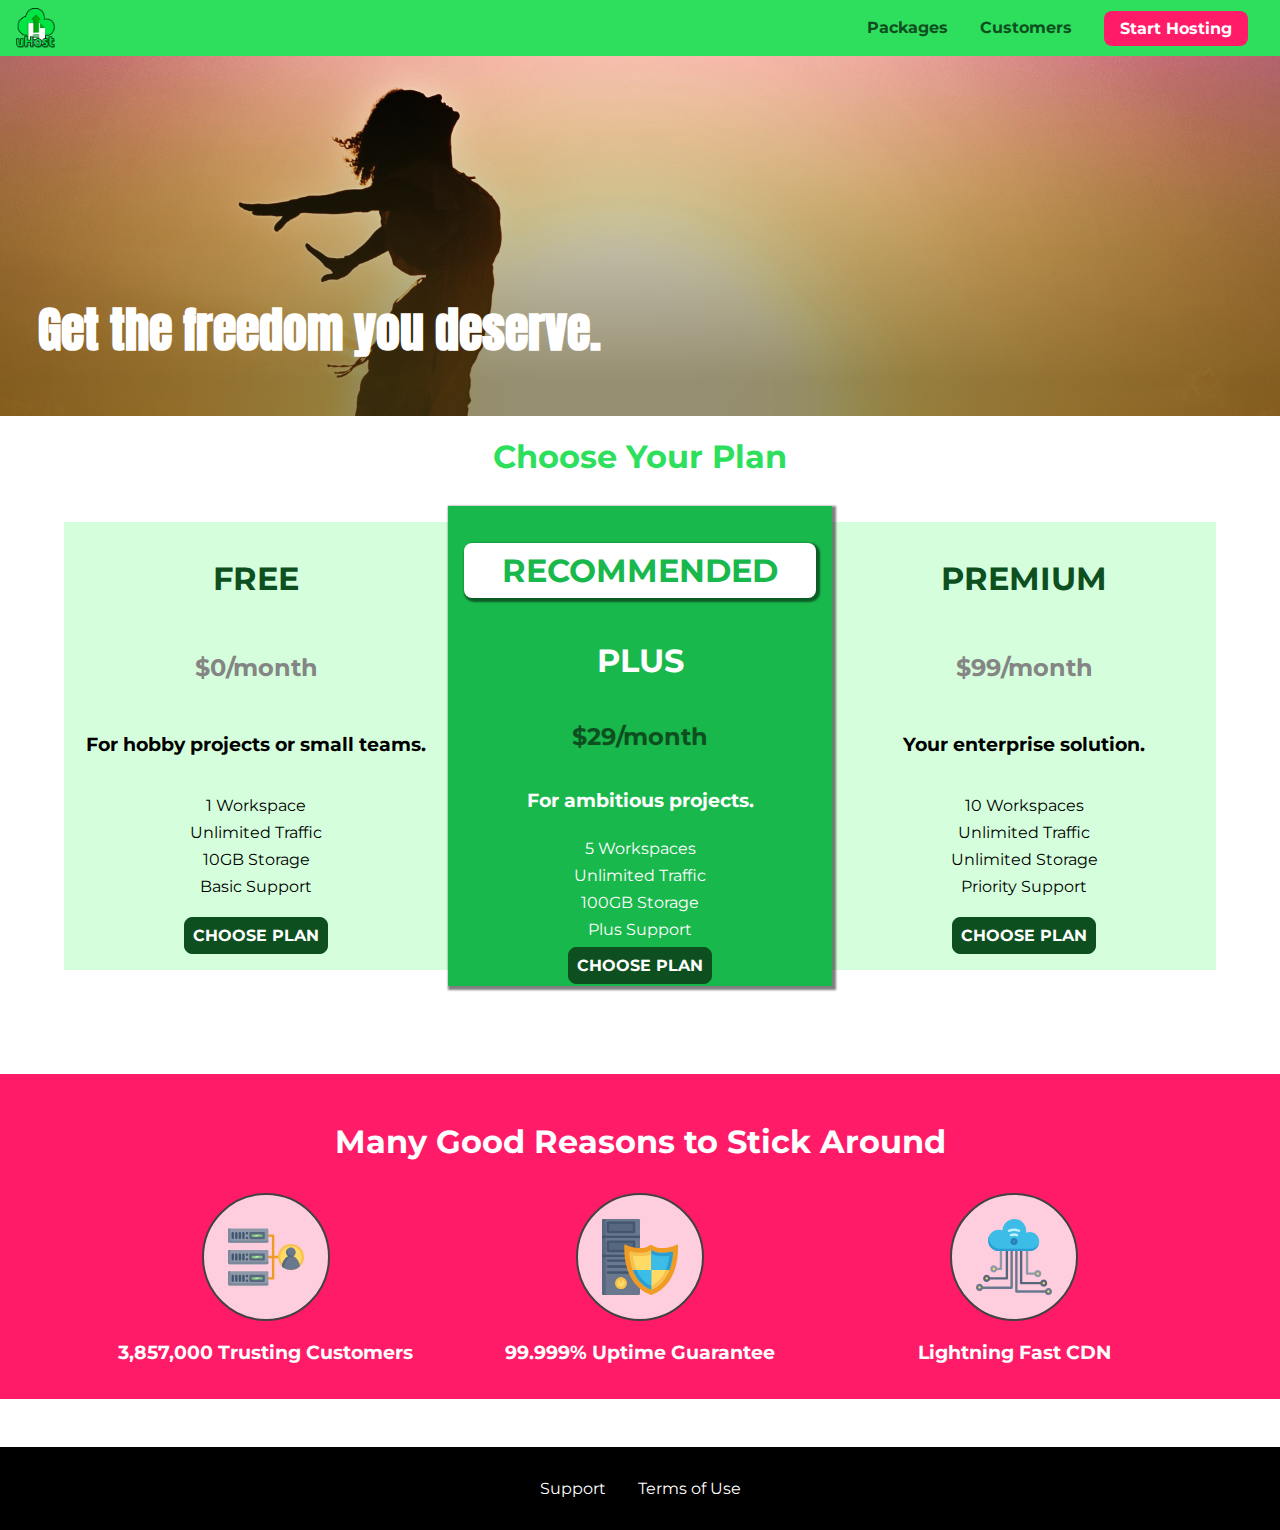
<file: index.html>
<!DOCTYPE html>
<html lang="en">

<head>
    <meta charset="UTF-8">
    <meta http-equiv="X-UA-Compatible" content="ie=edge">
    <meta name="viewport" content="width=device-width, initial-scale=1.0">
    <title>uHost</title>
    <link rel="shortcut icon" href="favicon.png">
    <link rel="stylesheet" href="shared.css">
    <link rel="stylesheet" href="main.css">
</head>

<body>
    <div class="backdrop"></div>
    <div class="modal">
        <h1 class="modal__title">Do you want to continue?</h1>
        <div class="modal__actions">
            <a href="start-hosting/index.html" class="modal__action">Yes!</a>
            <button class="modal__action modal__action--negative" type="button">No!</button>
        </div>
    </div>
    <header class="main-header">
        <div>
            <button class="toggle-button">
                <span class="toggle-button__bar"></span>
                <span class="toggle-button__bar"></span>
                <span class="toggle-button__bar"></span>
            </button>
            <a href="index.html" class="main-header__brand">
                <img src="images/uhost-icon.png" alt="uHost - Your favorite hosting company">
            </a>
        </div>
        <nav class="main-nav">
            <ul class="main-nav__items">
                <li class="main-nav__item">
                    <a href="packages/index.html">Packages</a>
                </li>
                <li class="main-nav__item">
                    <a href="customers/index.html">Customers</a>
                </li>
                <li class="main-nav__item main-nav__item--cta">
                    <a href="start-hosting/index.html">Start Hosting</a>
                </li>
            </ul>
        </nav>
    </header>
    <nav class="mobile-nav">
        <ul class="mobile-nav__items">
            <li class="mobile-nav__item">
                <a href="packages/index.html">Packages</a>
            </li>
            <li class="mobile-nav__item">
                <a href="customers/index.html">Customers</a>
            </li>
            <li class="mobile-nav__item mobile-nav__item--cta">
                <a href="start-hosting/index.html">Start Hosting</a>
            </li>
        </ul>
    </nav>
    <main>
        <section id="product-overview">
            <h1>Get the freedom you deserve.</h1>
        </section>
        <section id="plans">
            <h1 class="section-title">Choose Your Plan</h1>
            <div class="plan__list">
                <article class="plan">
                    <h1 class="plan__title">FREE</h1>
                    <h2 class="plan__price">$0/month</h2>
                    <h3>For hobby projects or small teams.</h3>
                    <ul class="plan__features">
                        <li class="plan__feature">1 Workspace</li>
                        <li class="plan__feature">Unlimited Traffic</li>
                        <li class="plan__feature">10GB Storage</li>
                        <li class="plan__feature">Basic Support</li>
                    </ul>
                    <div>
                        <button class="button">CHOOSE PLAN</button>
                    </div>
                </article>
                <article class="plan plan--highlighted">
                    <h1 class="plan__annotation">RECOMMENDED</h1>
                    <h1 class="plan__title">PLUS</h1>
                    <h2 class="plan__price">$29/month</h2>
                    <h3>For ambitious projects.</h3>
                    <ul class="plan__features">
                        <li class="plan__feature">5 Workspaces</li>
                        <li class="plan__feature">Unlimited Traffic</li>
                        <li class="plan__feature">100GB Storage</li>
                        <li class="plan__feature">Plus Support</li>
                    </ul>
                    <div>
                        <button class="button">CHOOSE PLAN</button>
                    </div>
                </article>
                <article class="plan">
                    <h1 class="plan__title">PREMIUM</h1>
                    <h2 class="plan__price">$99/month</h2>
                    <h3>Your enterprise solution.</h3>
                    <ul class="plan__features">
                        <li class="plan__feature">10 Workspaces</li>
                        <li class="plan__feature">Unlimited Traffic</li>
                        <li class="plan__feature">Unlimited Storage</li>
                        <li class="plan__feature">Priority Support</li>
                    </ul>
                    <div>
                        <button class="button">CHOOSE PLAN</button>
                    </div>
                </article>
            </div>
        </section>
        <section id="key-features">
            <h1 class="section-title">Many Good Reasons to Stick Around</h1>
            <ul class="key-feature__list">
                <li class="key-feature">
                    <div class="key-feature__image">
                        <svg viewBox="0 0 512 512">
                            <path style="fill:#F09B24;" d="M344,248h-32V112c0-4.418-3.582-8-8-8h-40c-4.418,0-8,3.582-8,8s3.582,8,8,8h32v128h-32  c-4.418,0-8,3.582-8,8s3.582,8,8,8h32v128h-32c-4.418,0-8,3.582-8,8s3.582,8,8,8h40c4.418,0,8-3.582,8-8V264h32c4.418,0,8-3.582,8-8  S348.418,248,344,248z"
                            />
                            <path style="fill:#8E9AA9;" d="M264,64H8c-4.418,0-8,3.582-8,8v80c0,4.418,3.582,8,8,8h256c4.418,0,8-3.582,8-8V72  C272,67.582,268.418,64,264,64z"
                            />
                            <path style="fill:#7C899B;" d="M24,144c-4.418,0-8-3.582-8-8V64H8c-4.418,0-8,3.582-8,8v80c0,4.418,3.582,8,8,8h256  c4.418,0,8-3.582,8-8v-8H24z"
                            />
                            <rect x="152" y="96" style="fill:#B8E3A8;" width="88" height="32" />
                            <g>
                                <polygon style="fill:#7EC97D;" points="152,96 152,128 166,128 198,96  " />
                                <polygon style="fill:#7EC97D;" points="220,96 188,128 240,128 240,96  " />
                            </g>
                            <path style="fill:#56677E;" d="M240,136h-88c-4.418,0-8-3.582-8-8V96c0-4.418,3.582-8,8-8h88c4.418,0,8,3.582,8,8v32  C248,132.418,244.418,136,240,136z M160,120h72v-16h-72V120z"
                            />
                            <g>
                                <path style="fill:#435670;" d="M32,136c-4.418,0-8-3.582-8-8V96c0-4.418,3.582-8,8-8s8,3.582,8,8v32C40,132.418,36.418,136,32,136z   "
                                />
                                <path style="fill:#435670;" d="M56,136c-4.418,0-8-3.582-8-8V96c0-4.418,3.582-8,8-8s8,3.582,8,8v32C64,132.418,60.418,136,56,136z   "
                                />
                                <path style="fill:#435670;" d="M80,136c-4.418,0-8-3.582-8-8V96c0-4.418,3.582-8,8-8s8,3.582,8,8v32C88,132.418,84.418,136,80,136z   "
                                />
                                <path style="fill:#435670;" d="M104,136c-4.418,0-8-3.582-8-8V96c0-4.418,3.582-8,8-8s8,3.582,8,8v32   C112,132.418,108.418,136,104,136z"
                                />
                                <path style="fill:#435670;" d="M128,105c-4.418,0-8-3.582-8-8v-1c0-4.418,3.582-8,8-8s8,3.582,8,8v1   C136,101.418,132.418,105,128,105z"
                                />
                                <path style="fill:#435670;" d="M128,136c-4.418,0-8-3.582-8-8v-1c0-4.418,3.582-8,8-8s8,3.582,8,8v1   C136,132.418,132.418,136,128,136z"
                                />
                            </g>
                            <path style="fill:#8E9AA9;" d="M264,208H8c-4.418,0-8,3.582-8,8v80c0,4.418,3.582,8,8,8h256c4.418,0,8-3.582,8-8v-80  C272,211.582,268.418,208,264,208z"
                            />
                            <path style="fill:#7C899B;" d="M24,288c-4.418,0-8-3.582-8-8v-72H8c-4.418,0-8,3.582-8,8v80c0,4.418,3.582,8,8,8h256  c4.418,0,8-3.582,8-8v-8H24z"
                            />
                            <rect x="152" y="240" style="fill:#B8E3A8;" width="88" height="32" />
                            <g>
                                <polygon style="fill:#7EC97D;" points="152,240 152,272 166,272 198,240  " />
                                <polygon style="fill:#7EC97D;" points="220,240 188,272 240,272 240,240  " />
                            </g>
                            <path style="fill:#56677E;" d="M240,280h-88c-4.418,0-8-3.582-8-8v-32c0-4.418,3.582-8,8-8h88c4.418,0,8,3.582,8,8v32  C248,276.418,244.418,280,240,280z M160,264h72v-16h-72V264z"
                            />
                            <g>
                                <path style="fill:#435670;" d="M32,280c-4.418,0-8-3.582-8-8v-32c0-4.418,3.582-8,8-8s8,3.582,8,8v32C40,276.418,36.418,280,32,280   z"
                                />
                                <path style="fill:#435670;" d="M56,280c-4.418,0-8-3.582-8-8v-32c0-4.418,3.582-8,8-8s8,3.582,8,8v32C64,276.418,60.418,280,56,280   z"
                                />
                                <path style="fill:#435670;" d="M80,280c-4.418,0-8-3.582-8-8v-32c0-4.418,3.582-8,8-8s8,3.582,8,8v32C88,276.418,84.418,280,80,280   z"
                                />
                                <path style="fill:#435670;" d="M104,280c-4.418,0-8-3.582-8-8v-32c0-4.418,3.582-8,8-8s8,3.582,8,8v32   C112,276.418,108.418,280,104,280z"
                                />
                                <path style="fill:#435670;" d="M128,249c-4.418,0-8-3.582-8-8v-1c0-4.418,3.582-8,8-8s8,3.582,8,8v1   C136,245.418,132.418,249,128,249z"
                                />
                                <path style="fill:#435670;" d="M128,280c-4.418,0-8-3.582-8-8v-1c0-4.418,3.582-8,8-8s8,3.582,8,8v1   C136,276.418,132.418,280,128,280z"
                                />
                            </g>
                            <path style="fill:#8E9AA9;" d="M264,352H8c-4.418,0-8,3.582-8,8v80c0,4.418,3.582,8,8,8h256c4.418,0,8-3.582,8-8v-80  C272,355.582,268.418,352,264,352z"
                            />
                            <path style="fill:#7C899B;" d="M24,432c-4.418,0-8-3.582-8-8v-72H8c-4.418,0-8,3.582-8,8v80c0,4.418,3.582,8,8,8h256  c4.418,0,8-3.582,8-8v-8H24z"
                            />
                            <rect x="152" y="384" style="fill:#B8E3A8;" width="88" height="32" />
                            <g>
                                <polygon style="fill:#7EC97D;" points="152,384 152,416 166,416 198,384  " />
                                <polygon style="fill:#7EC97D;" points="220,384 188,416 240,416 240,384  " />
                            </g>
                            <path style="fill:#56677E;" d="M240,424h-88c-4.418,0-8-3.582-8-8v-32c0-4.418,3.582-8,8-8h88c4.418,0,8,3.582,8,8v32  C248,420.418,244.418,424,240,424z M160,408h72v-16h-72V408z"
                            />
                            <g>
                                <path style="fill:#435670;" d="M32,424c-4.418,0-8-3.582-8-8v-32c0-4.418,3.582-8,8-8s8,3.582,8,8v32C40,420.418,36.418,424,32,424   z"
                                />
                                <path style="fill:#435670;" d="M56,424c-4.418,0-8-3.582-8-8v-32c0-4.418,3.582-8,8-8s8,3.582,8,8v32C64,420.418,60.418,424,56,424   z"
                                />
                                <path style="fill:#435670;" d="M80,424c-4.418,0-8-3.582-8-8v-32c0-4.418,3.582-8,8-8s8,3.582,8,8v32C88,420.418,84.418,424,80,424   z"
                                />
                                <path style="fill:#435670;" d="M104,424c-4.418,0-8-3.582-8-8v-32c0-4.418,3.582-8,8-8s8,3.582,8,8v32   C112,420.418,108.418,424,104,424z"
                                />
                                <path style="fill:#435670;" d="M128,393c-4.418,0-8-3.582-8-8v-1c0-4.418,3.582-8,8-8s8,3.582,8,8v1   C136,389.418,132.418,393,128,393z"
                                />
                                <path style="fill:#435670;" d="M128,424c-4.418,0-8-3.582-8-8v-1c0-4.418,3.582-8,8-8s8,3.582,8,8v1   C136,420.418,132.418,424,128,424z"
                                />
                            </g>
                            <path style="fill:#F7C14D;" d="M424,168c-48.523,0-88,39.477-88,88s39.477,88,88,88s88-39.477,88-88S472.523,168,424,168z" />
                            <path style="fill:#FFDB66;" d="M424,184c-39.701,0-72,32.299-72,72s32.299,72,72,72s72-32.299,72-72S463.701,184,424,184z" />
                            <path style="fill:#69788D;" d="M484.893,314.16C476.393,274.588,451.922,248,424,248s-52.393,26.588-60.893,66.16  c-0.605,2.82,0.354,5.749,2.511,7.664C381.731,336.124,402.465,344,424,344s42.269-7.876,58.381-22.176  C484.539,319.909,485.498,316.98,484.893,314.16z"
                            />
                            <path style="fill:#56677E;" d="M434.053,249.171C430.768,248.403,427.411,248,424,248c-27.922,0-52.393,26.588-60.893,66.16  c-0.605,2.82,0.354,5.749,2.511,7.664c3.383,3.002,6.979,5.703,10.734,8.125C384.904,286.243,407.373,255.378,434.053,249.171z"
                            />
                            <path style="fill:#69788D;" d="M424,192c-17.645,0-32,14.355-32,32s14.355,32,32,32s32-14.355,32-32S441.645,192,424,192z" />
                            <path style="fill:#56677E;" d="M432,248c-17.645,0-32-14.355-32-32c0-6.783,2.128-13.076,5.742-18.258  C397.444,203.53,392,213.138,392,224c0,17.645,14.355,32,32,32c10.862,0,20.471-5.444,26.258-13.742  C445.076,245.872,438.783,248,432,248z"
                            />

                        </svg>
                    </div>
                    <p class="key-feature__description">3,857,000 Trusting Customers</p>
                </li>
                <li class="key-feature">
                    <div class="key-feature__image">
                        <svg viewBox="0 0 512 512">
                            <path style="fill:#69788D;" d="M248,0H8C3.582,0,0,3.582,0,8v496c0,4.418,3.582,8,8,8h240c4.418,0,8-3.582,8-8V8  C256,3.582,252.418,0,248,0z"
                            />
                            <path style="fill:#56677E;" d="M24,504V8c0-4.418,3.582-8,8-8H8C3.582,0,0,3.582,0,8v496c0,4.418,3.582,8,8,8h24  C27.582,512,24,508.418,24,504z"
                            />
                            <g>
                                <rect x="0" y="112" style="fill:#435670;" width="256" height="16" />
                                <rect x="0" y="240" style="fill:#435670;" width="256" height="16" />
                            </g>
                            <path style="fill:#F7C14D;" d="M128,392c-22.056,0-40,17.944-40,40s17.944,40,40,40s40-17.944,40-40S150.056,392,128,392z" />
                            <path style="fill:#FFDB66;" d="M128,408c-13.233,0-24,10.767-24,24s10.767,24,24,24s24-10.767,24-24S141.233,408,128,408z" />
                            <path style="fill:#F7C14D;" d="M128,392c-2.739,0-5.414,0.278-8,0.805V424c0,4.418,3.582,8,8,8c4.418,0,8-3.582,8-8v-31.195  C133.414,392.278,130.739,392,128,392z"
                            />
                            <g>
                                <path style="fill:#435670;" d="M216,288H40c-4.418,0-8-3.582-8-8s3.582-8,8-8h176c4.418,0,8,3.582,8,8S220.418,288,216,288z"
                                />
                                <path style="fill:#435670;" d="M216,328H40c-4.418,0-8-3.582-8-8s3.582-8,8-8h176c4.418,0,8,3.582,8,8S220.418,328,216,328z"
                                />
                                <path style="fill:#435670;" d="M216,368H40c-4.418,0-8-3.582-8-8s3.582-8,8-8h176c4.418,0,8,3.582,8,8S220.418,368,216,368z"
                                />
                                <path style="fill:#435670;" d="M216,16H40c-4.418,0-8,3.582-8,8v64c0,4.418,3.582,8,8,8h176c4.418,0,8-3.582,8-8V24   C224,19.582,220.418,16,216,16z"
                                />
                            </g>
                            <rect x="48" y="32" style="fill:#56677E;" width="160" height="48" />
                            <path style="fill:#435670;" d="M216,144H40c-4.418,0-8,3.582-8,8v64c0,4.418,3.582,8,8,8h176c4.418,0,8-3.582,8-8v-64  C224,147.582,220.418,144,216,144z"
                            />
                            <rect x="48" y="160" style="fill:#56677E;" width="160" height="48" />
                            <path style="fill:#F09B24;" d="M511.747,180.237c-0.194-6.537-8.107-10.107-13.135-5.894c-5.6,4.693-42.904,21.282-98.514,21.282  c-33.45,0-64.625-20.999-64.929-21.206c-2.9-1.991-6.764-1.85-9.512,0.346c-2.677,2.135-27.201,20.86-63.793,20.86  c-55.607,0-92.914-16.589-98.515-21.282c-5.028-4.211-12.941-0.645-13.135,5.894c-1.634,54.834,4.655,105.941,18.693,151.903  c12.096,39.604,29.759,74.047,52.497,102.373c27.538,34.304,62.743,59.882,104.66,76.045c3.069,1.918,6.757,1.921,9.83,0  c41.917-16.163,77.122-41.741,104.66-76.045c22.738-28.326,40.401-62.77,52.497-102.373  C507.092,286.179,513.381,235.071,511.747,180.237z"
                            />
                            <path style="fill:#F7C14D;" d="M476.21,221.226c-1.953-1.631-4.568-2.235-7.036-1.628c-21.686,5.327-44.926,8.028-69.075,8.028  c-25.926,0-49.633-8.975-64.955-16.504c-2.307-1.134-5.016-1.091-7.284,0.116c-14.059,7.477-36.919,16.388-65.994,16.388  c-24.153,0-47.394-2.701-69.075-8.028c-5.155-1.268-10.221,2.966-9.894,8.261c2.077,33.693,7.668,65.635,16.616,94.935  c22.774,74.565,66.139,126.334,128.888,153.868c2.032,0.891,4.397,0.891,6.43,0c61.777-27.107,104.716-78.876,127.62-153.868  c8.948-29.3,14.539-61.241,16.616-94.935C479.224,225.319,478.163,222.856,476.21,221.226z"
                            />
                            <path style="fill:#FFDB66;" d="M331.609,451.727c-52.604-25.289-89.304-70.987-109.144-135.944  c-6.532-21.39-11.162-44.336-13.82-68.447c17.133,2.852,34.952,4.291,53.22,4.291c29.394,0,53.376-7.793,69.978-15.561  c17.44,7.736,41.656,15.561,68.256,15.561c18.267,0,36.085-1.439,53.219-4.291c-2.659,24.112-7.288,47.06-13.82,68.448  C419.545,381.108,383.27,426.805,331.609,451.727z"
                            />
                            <g>
                                <path style="fill:#2C9DD4;" d="M479.066,227.858c0.157-2.539-0.903-5.002-2.856-6.633s-4.568-2.235-7.036-1.628   c-21.686,5.327-44.926,8.028-69.075,8.028c-25.926,0-49.633-8.975-64.955-16.504c-1.057-0.52-2.2-0.78-3.345-0.806l-0.072,133.351   h123.601c2.556-6.746,4.933-13.702,7.123-20.874C471.398,293.493,476.989,261.552,479.066,227.858z"
                                />
                                <path style="fill:#2C9DD4;" d="M206.658,343.667c24.153,63.42,65.028,108.108,121.743,132.995c1.031,0.452,2.147,0.673,3.263,0.666   l0.063-133.661H206.658z"
                                />
                            </g>
                            <g>
                                <path style="fill:#3CBDE8;" d="M439.497,315.783c6.532-21.389,11.161-44.336,13.82-68.448c-17.134,2.852-34.952,4.291-53.219,4.291   c-26.6,0-50.815-7.824-68.256-15.561l-0.116,107.601h97.758C433.179,334.807,436.524,325.518,439.497,315.783z"
                                />
                                <path style="fill:#3CBDE8;" d="M232.523,343.667c21.144,50.298,54.363,86.56,99.087,108.06l0.117-108.06H232.523z" />
                            </g>
                        </svg>
                    </div>
                    <p class="key-feature__description">99.999% Uptime Guarantee</p>
                </li>
                <li class="key-feature">
                    <div class="key-feature__image">
                        <svg viewBox="0 0 512 512">
                            <path style="fill:#8E9AA9;" d="M168,200c-4.418,0-8,3.582-8,8v120h-17.376c-3.302-9.311-12.194-16-22.624-16  c-13.234,0-24,10.767-24,24s10.766,24,24,24c10.429,0,19.321-6.689,22.624-16H168c4.418,0,8-3.582,8-8V208  C176,203.582,172.418,200,168,200z"
                            />
                            <path style="fill:#FFDB66;" d="M120,328c-4.411,0-8,3.589-8,8s3.589,8,8,8s8-3.589,8-8S124.411,328,120,328z" />
                            <path style="fill:#56677E;" d="M208,200c-4.418,0-8,3.582-8,8v184H94.624C91.322,382.689,82.43,376,72,376  c-13.234,0-24,10.767-24,24s10.766,24,24,24c10.429,0,19.321-6.689,22.624-16H208c4.418,0,8-3.582,8-8V208  C216,203.582,212.418,200,208,200z"
                            />
                            <path style="fill:#FFDB66;" d="M72,392c-4.411,0-8,3.589-8,8s3.589,8,8,8s8-3.589,8-8S76.411,392,72,392z" />
                            <path style="fill:#69788D;" d="M240,208c-4.418,0-8,3.582-8,8v239H47.24c-2.671-10.34-12.078-18-23.24-18c-13.234,0-24,10.767-24,24  s10.766,24,24,24c9.666,0,18.009-5.747,21.809-14H240c4.418,0,8-3.582,8-8V216C248,211.582,244.418,208,240,208z"
                            />
                            <path style="fill:#FFDB66;" d="M24,453c-4.411,0-8,3.589-8,8s3.589,8,8,8s8-3.589,8-8S28.411,453,24,453z" />
                            <path style="fill:#69788D;" d="M488,464c-10.429,0-19.321,6.689-22.624,16H280V208c0-4.418-3.582-8-8-8s-8,3.582-8,8v280  c0,4.418,3.582,8,8,8h193.376c3.302,9.311,12.194,16,22.624,16c13.234,0,24-10.767,24-24S501.234,464,488,464z"
                            />
                            <path style="fill:#FFDB66;" d="M488,480c-4.411,0-8,3.589-8,8s3.589,8,8,8s8-3.589,8-8S492.411,480,488,480z" />
                            <path style="fill:#56677E;" d="M456,408c-10.429,0-19.321,6.689-22.624,16H312V208c0-4.418-3.582-8-8-8s-8,3.582-8,8v224  c0,4.418,3.582,8,8,8h129.376c3.302,9.311,12.194,16,22.624,16c13.234,0,24-10.767,24-24S469.234,408,456,408z"
                            />
                            <path style="fill:#FFDB66;" d="M456,424c-4.411,0-8,3.589-8,8s3.589,8,8,8s8-3.589,8-8S460.411,424,456,424z" />
                            <path style="fill:#8E9AA9;" d="M416,344c-10.429,0-19.321,6.689-22.624,16H352V208c0-4.418-3.582-8-8-8s-8,3.582-8,8v160  c0,4.418,3.582,8,8,8h49.376c3.302,9.311,12.194,16,22.624,16c13.234,0,24-10.767,24-24S429.234,344,416,344z"
                            />
                            <path style="fill:#FFDB66;" d="M416,360c-4.411,0-8,3.589-8,8s3.589,8,8,8s8-3.589,8-8S420.411,360,416,360z" />
                            <path style="fill:#3CBDE8;" d="M362,88c-8.741,0-17.231,1.751-25.06,5.085C337.646,88.797,338,84.43,338,80  c0-44.112-35.888-80-80-80c-42.823,0-77.895,33.816-79.909,76.149C170.393,73.415,162.244,72,154,72c-39.701,0-72,32.299-72,72  s32.299,72,72,72h208c35.29,0,64-28.71,64-64S397.29,88,362,88z"
                            />
                            <path style="fill:#2C9DD4;" d="M368,200H160c-39.701,0-72-32.299-72-72c0-5.863,0.721-11.559,2.05-17.019  C84.918,120.88,82,132.102,82,144c0,39.701,32.299,72,72,72h208c30.389,0,55.88-21.296,62.379-49.743  C413.565,186.327,392.352,200,368,200z"
                            />
                            <path style="fill:#2A7DB5;" d="M256,128c-13.234,0-24,10.767-24,24s10.766,24,24,24c13.233,0,24-10.767,24-24S269.233,128,256,128z"
                            />
                            <path style="fill:#2C9DD4;" d="M256,144c-4.411,0-8,3.589-8,8s3.589,8,8,8c4.411,0,8-3.589,8-8S260.411,144,256,144z" />
                            <g>
                                <path style="fill:#C5F1FA;" d="M221.755,87.695c-2.994,0-5.864-1.688-7.233-4.572c-1.894-3.991-0.194-8.763,3.798-10.657   C230.157,66.849,242.834,64,256,64c13.166,0,25.844,2.849,37.68,8.466c3.992,1.895,5.692,6.666,3.798,10.657   s-6.666,5.692-10.657,3.798C277.144,82.328,266.774,80,256,80c-10.774,0-21.144,2.328-30.821,6.921   C224.072,87.446,222.904,87.695,221.755,87.695z"
                                />
                                <path style="fill:#C5F1FA;" d="M276.545,116.618c-1.148,0-2.316-0.249-3.424-0.774C267.745,113.293,261.985,112,256,112   c-5.985,0-11.745,1.293-17.121,3.844c-3.991,1.895-8.763,0.192-10.657-3.798c-1.894-3.992-0.193-8.764,3.798-10.657   C239.557,97.813,247.625,96,256,96c8.376,0,16.444,1.813,23.98,5.389c3.991,1.894,5.692,6.665,3.798,10.657   C282.41,114.93,279.539,116.618,276.545,116.618z"
                                />
                            </g>

                        </svg>
                    </div>
                    <p class="key-feature__description">Lightning Fast CDN</p>
                </li>
            </ul>
        </section>
    </main>
    <footer class="main-footer">
        <nav>
            <ul class="main-footer__links">
                <li class="main-footer__link">
                    <a href="#">Support</a>
                </li>
                <li class="main-footer__link">
                    <a href="#">Terms of Use</a>
                </li>
            </ul>
        </nav>
    </footer>
    <script src="shared.js"></script>
</body>

</html>
</file>
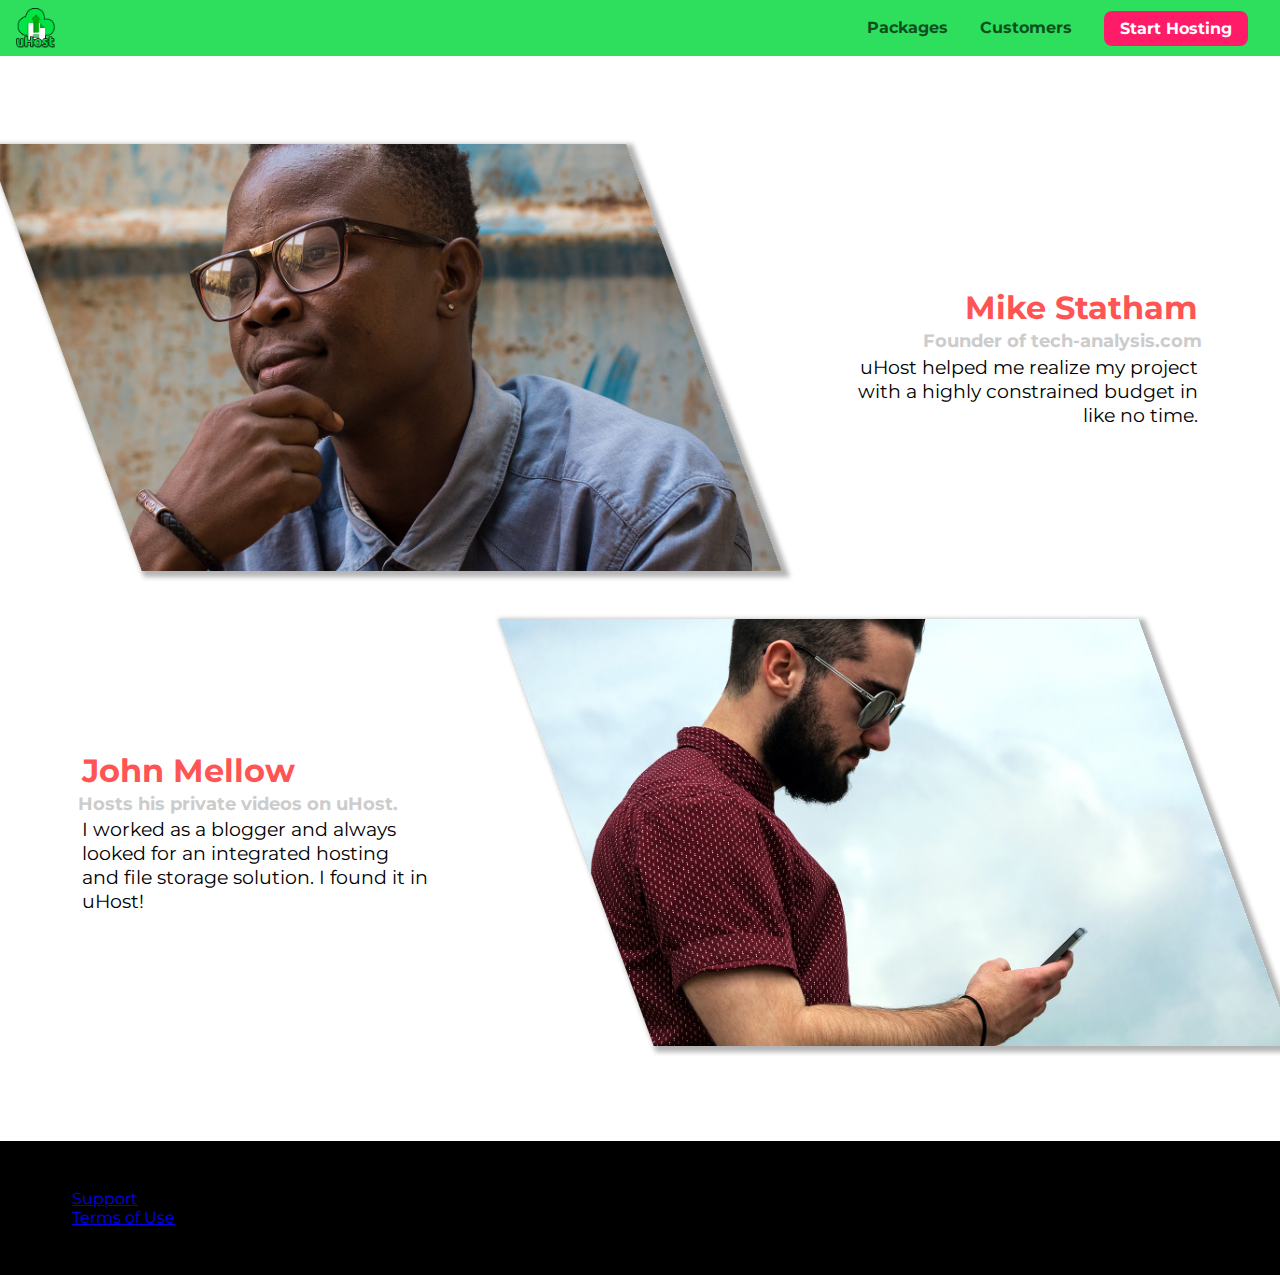
<file: customers/index.html>
<!DOCTYPE html>
<html lang="en">

<head>
    <meta charset="UTF-8">
    <meta http-equiv="X-UA-Compatible" content="ie=edge">
    <meta name="viewport" content="width=device-width, initial-scale=1.0">
    <title>uHost</title>
    <link rel="shortcut icon" href="favicon.png">
    <link href="https://fonts.googleapis.com/css?family=Anton" rel="stylesheet">
    <link href="https://fonts.googleapis.com/css?family=Montserrat:400,700" rel="stylesheet">
    <link rel="stylesheet" href="../shared.css">
    <link rel="stylesheet" href="customers.css">
</head>

<body>
    <div class="backdrop"></div>
    <header class="main-header">
        <div>
            <button class="toggle-button">
                <span class="toggle-button__bar"></span>
                <span class="toggle-button__bar"></span>
                <span class="toggle-button__bar"></span>
            </button>
            <a href="../index.html" class="main-header__brand">
                <img src="../images/uhost-icon.png" alt="uHost - Your favourite hosting company">
            </a>
        </div>
        <nav class="main-nav">
            <ul class="main-nav__items">
                <li class="main-nav__item">
                    <a href="../packages/index.html">Packages</a>
                </li>
                <li class="main-nav__item">
                    <a href="../customers/index.html">Customers</a>
                </li>
                <li class="main-nav__item main-nav__item--cta">
                    <a href="../start-hosting/index.html">Start Hosting</a>
                </li>
            </ul>
        </nav>
    </header>
    <nav class="mobile-nav">
        <ul class="mobile-nav__items">
            <li class="mobile-nav__item">
                <a href="../packages/index.html">Packages</a>
            </li>
            <li class="mobile-nav__item">
                <a href="index.html">Customers</a>
            </li>
            <li class="mobile-nav__item mobile-nav__item--cta">
                <a href="../start-hosting/index.html">Start Hosting</a>
            </li>
        </ul>
    </nav>
    <main>
        <div>
            <div class="testimonial" id="customer-1">
                <div class="testimonial__image-container">
                    <img src="../images/customer-1.jpg" alt="Mike Statham - Customer" class="testimonial__image">
                </div>
                <div class="testimonial__info">
                    <h1 class="testimonial__name">Mike Statham</h1>
                    <h2 class="testimonial__subtitle">Founder of
                        <a href="tech-analysis.com">tech-analysis.com</a>
                    </h2>
                    <p class="testimonial__text">uHost helped me realize my project with a highly constrained budget in like no time.</p>
                </div>
            </div>
            <div class="testimonial" id="customer-2">

                <div class="testimonial__info">
                    <h1 class="testimonial__name">John Mellow</h1>
                    <h2 class="testimonial__subtitle">Hosts his private videos on uHost.
                    </h2>
                    <p class="testimonial__text">I worked as a blogger and always looked for an integrated hosting and file storage solution. I found
                        it in uHost!
                    </p>
                </div>
                <div class="testimonial__image-container">
                    <img src="../images/customer-2.jpg" alt="John Mellow - Customer" class="testimonial__image">
                </div>
            </div>
        </div>
    </main>
    <footer class="main-footer">
        <nav>
            <ul class="main-footer-links">
                <li class="main-footer-link">
                    <a href="#">Support</a>
                </li>
                <li class="main-footer-link">
                    <a href="#">Terms of Use</a>
                </li>
            </ul>
        </nav>
    </footer>
    <script src="../shared.js"></script>
</body>

</html>
</file>
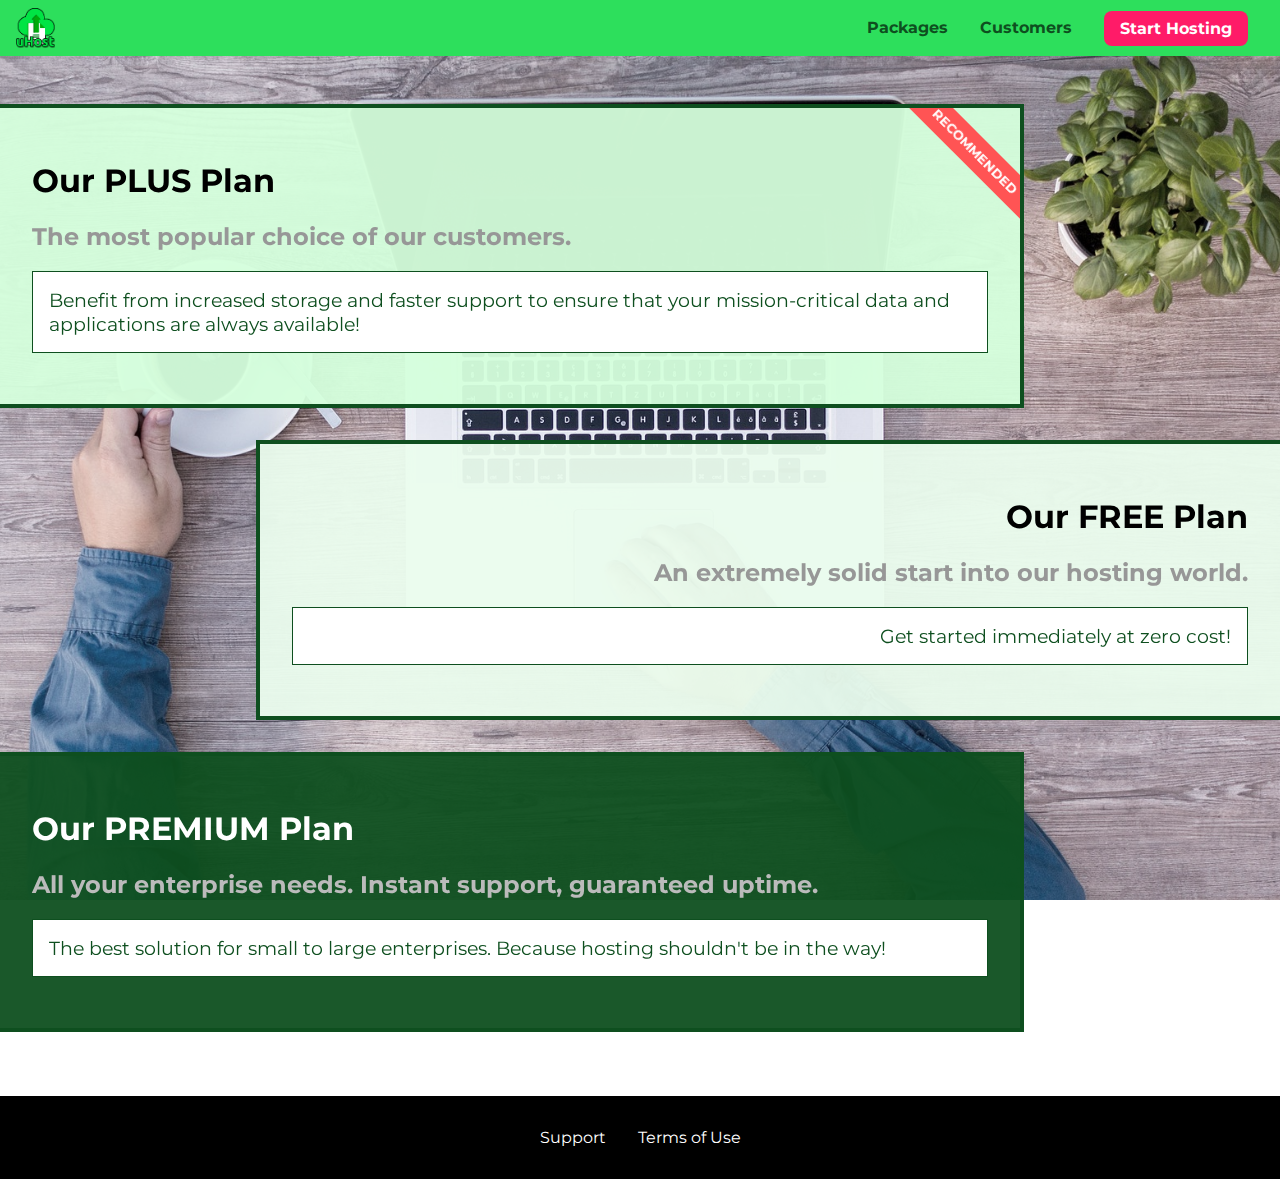
<file: packages/index.html>
<!DOCTYPE html>
<html lang="en">

<head>
    <meta charset="UTF-8">
    <meta http-equiv="X-UA-Compatible" content="ie=edge">
    <meta name="viewport" content="width=device-width, initial-scale=1.0">
    <title>uHost</title>
    <link rel="shortcut icon" href="../favicon.png">
    <link rel="stylesheet" href="../shared.css">
    <link rel="stylesheet" href="packages.css">
</head>

<body>
    <div class="backdrop"></div>
    <div class="background"></div>
    <header class="main-header">
        <div>
            <button class="toggle-button">
                <span class="toggle-button__bar"></span>
                <span class="toggle-button__bar"></span>
                <span class="toggle-button__bar"></span>
            </button>
            <a href="../index.html" class="main-header__brand">
                <img src="../images/uhost-icon.png" alt="uHost - Your favorite hosting company">
            </a>
        </div>
        <nav class="main-nav">
            <ul class="main-nav__items">
                <li class="main-nav__item">
                    <a href="index.html">Packages</a>
                </li>
                <li class="main-nav__item">
                    <a href="../customers/index.html">Customers</a>
                </li>
                <li class="main-nav__item main-nav__item--cta">
                    <a href="../start-hosting/index.html">Start Hosting</a>
                </li>
            </ul>
        </nav>
    </header>
    <nav class="mobile-nav">
        <ul class="mobile-nav__items">
            <li class="mobile-nav__item">
                <a href="index.html">Packages</a>
            </li>
            <li class="mobile-nav__item">
                <a href="../customers/index.html">Customers</a>
            </li>
            <li class="mobile-nav__item mobile-nav__item--cta">
                <a href="../start-hosting/index.html">Start Hosting</a>
            </li>
        </ul>
    </nav>
    <main>
        <section class="package" id="plus">
            <a href="#">
                <h1 class="package__title">Our PLUS Plan</h1>
                <h2 class="package__badge">RECOMMENDED</h2>
                <h2 class="package__subtitle">The most popular choice of our customers.</h2>
                <p class="package__info">Benefit from increased storage and faster support to ensure that your mission-critical data and applications
                    are always available!</p>
            </a>
        </section>
        <section class="package" id="free">
            <a href="#">
                <h1 class="package__title">Our FREE Plan</h1>
                <h2 class="package__subtitle">An extremely solid start into our hosting world.</h2>
                <p class="package__info">Get started immediately at zero cost!</p>
            </a>
        </section>
        <div class="clearfix"></div>
        <section class="package" id="premium">
            <a href="#">
                <h1 class="package__title">Our PREMIUM Plan</h1>
                <h2 class="package__subtitle">All your enterprise needs. Instant support, guaranteed uptime. </h2>
                <p class="package__info">The best solution for small to large enterprises. Because hosting shouldn't be in the way!</p>
            </a>
        </section>
    </main>
    <footer class="main-footer">
        <nav>
            <ul class="main-footer__links">
                <li class="main-footer__link">
                    <a href="#">Support</a>
                </li>
                <li class="main-footer__link">
                    <a href="#">Terms of Use</a>
                </li>
            </ul>
        </nav>
    </footer>
    <script src="../shared.js"></script>
</body>

</html>
</file>
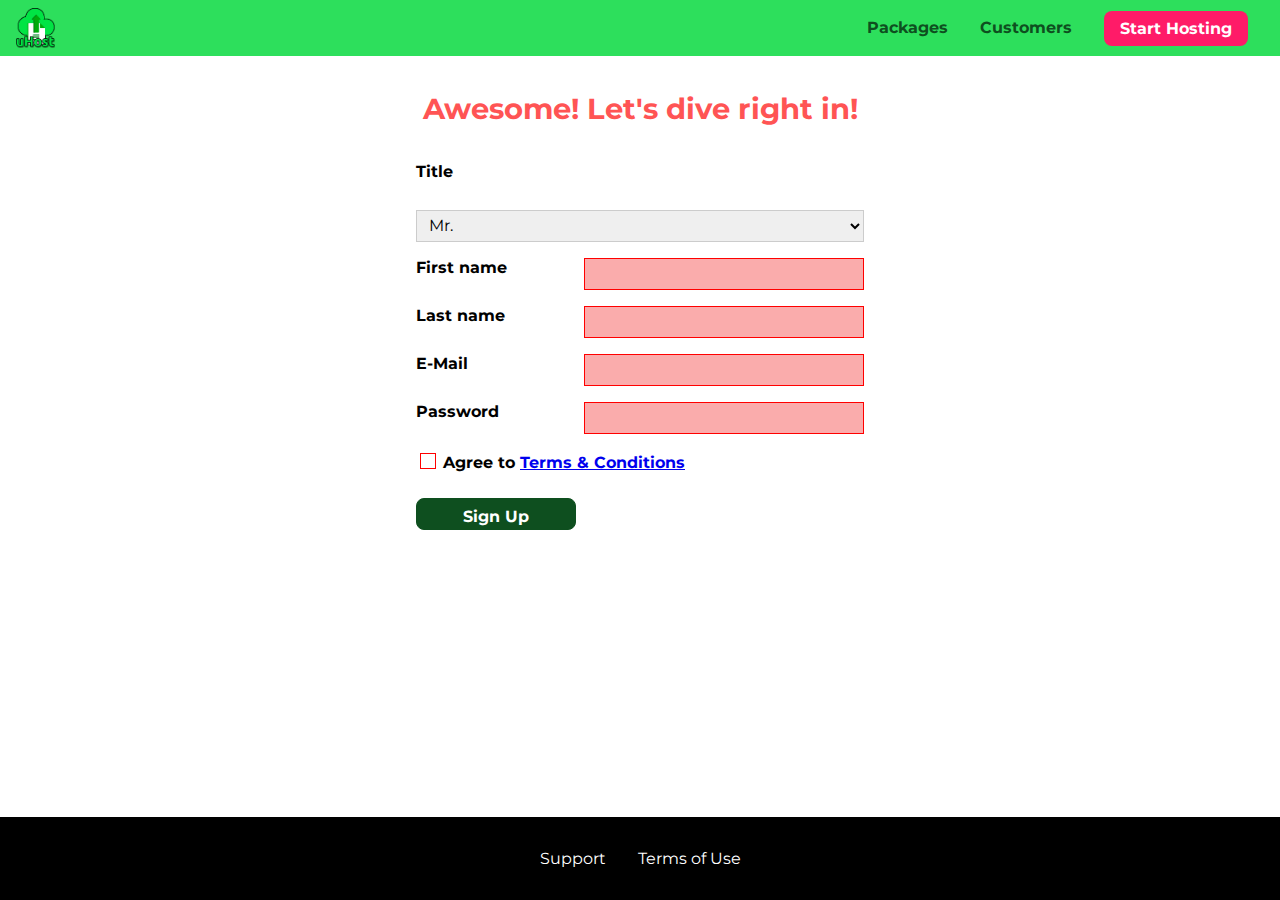
<file: start-hosting/index.html>
<!DOCTYPE html>
<html lang="en">

<head>
    <meta charset="UTF-8">
    <meta name="viewport" content="width=device-width, initial-scale=1.0">
    <meta http-equiv="X-UA-Compatible" content="ie=edge">
    <title>uHost Signup</title>
    <link rel="shortcut icon" href="../favicon.png">
    <link rel="stylesheet" href="../shared.css">
    <link rel="stylesheet" href="start-hosting.css">
</head>

<body>
    <div class="backdrop"></div>
    <header class="main-header">
        <div>
            <button class="toggle-button">
                <span class="toggle-button__bar"></span>
                <span class="toggle-button__bar"></span>
                <span class="toggle-button__bar"></span>
            </button>
            <a href="../index.html" class="main-header__brand">
                <img src="../images/uhost-icon.png" alt="uHost - Your favorite hosting company">
            </a>
        </div>
        <nav class="main-nav">
            <ul class="main-nav__items">
                <li class="main-nav__item">
                    <a href="../packages/index.html">Packages</a>
                </li>
                <li class="main-nav__item">
                    <a href="../customers/index.html">Customers</a>
                </li>
                <li class="main-nav__item main-nav__item--cta">
                    <a href="index.html">Start Hosting</a>
                </li>
            </ul>
        </nav>
    </header>
    <nav class="mobile-nav">
        <ul class="mobile-nav__items">
            <li class="mobile-nav__item">
                <a href="../packages/index.html">Packages</a>
            </li>
            <li class="mobile-nav__item">
                <a href="../customers/index.html">Customers</a>
            </li>
            <li class="mobile-nav__item mobile-nav__item--cta">
                <a href="index.html">Start Hosting</a>
            </li>
        </ul>
    </nav>
    <main class="signup-page">
        <h1 class="signup-title">Awesome! Let's dive right in!</h1>
        <form action="index.html" class="signup-form">
            <label for="title">Title</label>
            <select id="title">
                <option value="mr">Mr.</option>
                <option value="ms">Ms.</option>
            </select>
            <label for="first-name">First name</label>
            <input type="text" id="first-name" required>
            <label for="last-name">Last name</label>
            <input type="text" id="last-name" required>
            <label for="email">E-Mail</label>
            <input type="email" id="email" required>
            <label for="password">Password</label>
            <input type="password" id="password" required>
            <div class="signup-form__checkbox">
                <input type="checkbox" id="agree-terms" required>
                <label for="agree-terms">Agree to
                    <a href="#">Terms &amp; Conditions</a>
                </label>
            </div>
            <button type="submit" class="button">Sign Up</button>
        </form>
    </main>
    <footer class="main-footer">
        <nav>
            <ul class="main-footer__links">
                <li class="main-footer__link">
                    <a href="#">Support</a>
                </li>
                <li class="main-footer__link">
                    <a href="#">Terms of Use</a>
                </li>
            </ul>
        </nav>
    </footer>
    <script src="../shared.js"></script>
</body>

</html>
</file>
<file: shared.css>
@import url('https://fonts.googleapis.com/css?family=Roboto:100,400,900');
@import url('https://fonts.googleapis.com/css?family=Anton');
@import url('https://fonts.googleapis.com/css?family=Montserrat:400,700');

* {
  box-sizing: border-box;
}

html {
  height: 100%;
}

body {
  font-family: "Montserrat", sans-serif;
  margin: 0;
  display: grid;
  grid-template-rows: 3.5rem auto fit-content(8rem);
  grid-template-areas: "header"
                       "main"
                       "footer";
  /* padding-top: 3.5rem; */
  height: 100%;
}

main {
  /* grid-row: 2 / 3; */
  grid-area: main;
}

.backdrop {
  position: fixed;
  display: none;
  top: 0;
  left: 0;
  z-index: 100;
  width: 100vw;
  height: 100vh;
  background: rgba(0, 0, 0, 0.5);
}

.main-header {
  width: 100%;
  position: fixed;
  top: 0;
  left: 0;
  background: #2ddf5c;
  padding: 0.5rem 1rem;
  z-index: 60;
  display: flex;
  align-items: center;
  justify-content: space-between;
}

.toggle-button {
  width: 3rem;
  background: transparent;
  border: none;
  cursor: pointer;
  padding-top: 0;
  padding-bottom: 0;
  vertical-align: middle;
}

.toggle-button:focus {
  outline: none;
}

.toggle-button__bar {
  width: 100%;
  height: 0.2rem;
  background: black;
  display: block;
  margin: 0.6rem 0;
}

.main-header__brand {
  color: #0e4f1f;
  text-decoration: none;
  font-weight: bold;
  /* width: 20px; */
}

.main-header__brand img {
  height: 2.5rem;
  vertical-align: middle;
  /* width: 100%; */
}

.main-nav {
  display: none;
}

.main-nav__items {
  margin: 0;
  padding: 0;
  list-style: none;
  display: flex;
}

.main-nav__item {
  margin: 0 1rem;
}

.main-nav__item a,
.mobile-nav__item a {
  text-decoration: none;
  color: #0e4f1f;
  font-weight: bold;
  padding: 0.2rem 0;
}

.main-nav__item a:hover,
.main-nav__item a:active {
  color: white;
  border-bottom: 5px solid white;
}

.main-nav__item--cta a,
.mobile-nav__item--cta a {
  color: white;
  background: #ff1b68;
  padding: 0.5rem 1rem;
  border-radius: 8px;
}

.main-nav__item--cta a:hover,
.main-nav__item--cta a:active,
.mobile-nav__item--cta a:hover,
.mobile-nav__item--cta a:active {
  color: #ff1b68;
  background: white;
  border: none;
}

@media (min-width: 40rem) {
  .toggle-button {
    display: none;
  }

  .main-nav {
    display: flex;
  }
}

.main-footer {
  background: black;
  padding: 2rem;
  margin-top: 3rem;
  /* grid-row: 3 / 4; */
  grid-area: footer;
}

.main-footer__links {
  list-style: none;
  margin: 0;
  padding: 0;
  display: flex;
  flex-direction: column;
  align-items: center;
}

.main-footer__link {
  margin: 0.5rem 0;
}

.main-footer__link a {
  color: white;
  text-decoration: none;
}

.main-footer__link a:hover,
.main-footer__link a:active {
  color: #ccc;
}

.mobile-nav {
  display: none;
  position: fixed;
  z-index: 101;
  top: 0;
  left: 0;
  background: white;
  width: 80%;
  height: 100vh;
}

.mobile-nav__items {
  width: 90%;
  height: 100%;
  list-style: none;
  margin: 0 auto;
  padding: 0;
  display: flex;
  flex-direction: column;
  justify-content: center;
  align-items: center;
}

.mobile-nav__item {
  margin: 1rem 0;
}

.mobile-nav__item a {
  font-size: 1.5rem;
}

.button {
  background: #0e4f1f;
  color: white;
  font: inherit;
  border: 1.5px solid #0e4f1f;
  padding: 0.5rem;
  border-radius: 8px;
  font-weight: bold;
  cursor: pointer;
}

.button:hover,
.button:active {
  background: white;
  color: #0e4f1f;
}

.button:focus {
  outline: none;
}

.button[disabled] {
  cursor: not-allowed;
  border: #a1a1a1;
  background: #ccc;
  color: #a1a1a1;
} 

.open {
    display: block !important;
}

@media (min-width: 40rem) {
  .main-footer__link {
    margin: 0 1rem;
  }

  .main-footer__links {
    flex-direction: row;
    justify-content: center;
  }
}
</file>
<file: main.css>
#product-overview {
  background: linear-gradient(to top, rgba(80, 68, 18, 0.6) 10%, transparent),
    url("images/freedom.jpg") center/cover no-repeat border-box,
    #ff1b68;
  /* background-image: url("freedom.jpg");
    background-size: cover;
    background-position: left 10% bottom 20%; */
  /* background-repeat: no-repeat;
    background-origin: border-box;
    background-clip: border-box; */
  /* background-image: linear-gradient(180deg, red 70%, blue 60%, rgba(0,0,0,0.5)); */
  /* background-image: radial-gradient(ellipse farthest-corner at 20% 50%, red, blue 70%, green); */
  width: 100%;
  height: 33vh;
  /* border: 5px dashed red; */
  position: relative;
}

#product-overview h1 {
  color: white;
  font-family: "Anton", sans-serif;
  position: absolute;
  bottom: 5%;
  left: 3%;
  font-size: 1.6rem;
}

@media (min-width: 40rem) and (min-height: 40rem) {
  #product-overview {
    height: 40vh;
    background-position: 50% 25%;
  }

  #product-overview h1 {
    font-size: 3rem;
  }
}

.section-title {
  color: #2ddf5c;
  text-align: center;
}

.plan {
  background: #d5ffdc;
  text-align: center;
  padding: 1rem;
  margin: 0.5rem 0;
  width: 100%;
}

.plan--highlighted {
  background: #19b84c;
  color: white;
}

.plan__annotation {
  background: white;
  color: #19b84c;
  padding: 0.5rem;
  box-shadow: 2px 2px 2px 2px rgba(0, 0, 0, 0.5);
  border-radius: 8px;
}

.plan__title {
  color: #0e4f1f;
}

.plan__price {
  color: #858585;
}

.plan--highlighted .plan__title {
  color: white;
}

.plan--highlighted .plan__price {
  color: #0e4f1f;
}

.plan__features {
  list-style: none;
  margin: 0;
  padding: 0;
}

.plan__feature {
  margin: 0.5rem 0;
}

@media (min-width: 40rem) {
  .plan__list { 
    width: 100%;
    display: flex;
    justify-content: center;
    align-items: center;
  }

  .plan {
    width: 30%;
    min-width: 13rem;
    max-width: 25rem;
    display: flex;
    flex-direction: column;
    justify-content: space-between;
    height: 28rem;
  }

  .plan--highlighted {
    box-shadow: 2px 2px 2px 2px rgba(0, 0, 0, 0.5);
    height: 30rem;
    z-index: 50;
  }
}

#key-features {
  background: #ff1b68;
  margin-top: 5rem;
  padding: 1rem;
}

#key-features .section-title {
  color: white;
  margin: 2rem;
}

.key-feature__list {
  list-style: none;
  margin: 0;
  padding: 0;
  text-align: center;
}

.key-feature__image {
  background: #ffcede;
  width: 128px;
  height: 128px;
  border: 2px solid #424242;
  border-radius: 50%;
  margin: auto;
  padding: 1.5rem;
}

.key-feature__description {
  text-align: center;
  font-weight: bold;
  color: white;
  font-size: 1.2rem;
}

@media (min-width: 40rem) {
  .key-feature {
    width: 30%;
    max-width: 25rem;
  }

  .key-feature__list {
    display: flex;
    justify-content: center;
  }
}

/* h1 {
    font-family: sans-serif;
} */

.modal {
  position: fixed;
  display: none;
  z-index: 200;
  top: 20%;
  left: 30%;
  width: 40%;
  background: white;
  padding: 1rem;
  border: 1px solid #ccc;
  box-shadow: 1px 1px 1px rgba(0, 0, 0, 0.5);
}

.modal__title {
  text-align: center;
  margin: 0 0 1rem 0;
}

.modal__actions {
  text-align: center;
}

.modal__action {
  border: 1px solid #0e4f1f;
  background: #0e4f1f;
  text-decoration: none;
  color: white;
  font: inherit;
  padding: 0.5rem 1rem;
  cursor: pointer;
}

.modal__action:hover,
.modal__action:active {
  background: #2ddf5c;
  border-color: #2ddf5c;
}

.modal__action--negative {
  background: red;
  border-color: red;
}

.modal__action--negative:hover,
.modal__action--negative:active {
  background: #ff5454;
  border-color: #ff5454;
}
</file>
<file: customers/customers.css>
main {
  padding-top: 2.5rem;
}

.testimonial {
    font-size: 1.2rem;
  }
  
  /*.testimonial__list {
    width: 80%;
    margin: auto;
  }*/

  .testimonial__image-container {
    width: 60%;
    max-width: 40rem;
    box-shadow: 3px 3px 5px 3px rgba(0,0,0,0.3);
    transform: skew(20deg);
    overflow: hidden;
  }

  .testimonial__image {
    width: 100%;
    vertical-align: top;
    transform: skew(-20deg) scale(1.4);
  }
  
  .testimonial__info {
    text-align: right;
    padding: 0.9rem;
  }
  
  #customer-2.testimonial {
    text-align: right;
  }
  
  #customer-2 .testimonial__info {
    text-align: left;
  }
  
  .testimonial__name {
    margin: 0.2rem;
    color: #ff5454;
    font-size: 2rem;
  }
  
  .testimonial__subtitle {
    margin: 0;
    font-size: 1.1rem;
    color: #ccc;
  }
  
  .testimonial__subtitle a {
    color: inherit;
    text-decoration: none;
  }
  
  .testimonial__subtitle a:hover,
  .testimonial__subtitle a:active {
    color: #7a7a7a;
  }

  .testimonial__text {
    margin: 0.2rem;
  }

  @media (min-width: 40rem) {
    .testimonial {
      margin: 3rem auto;
      max-width: 1500px;
      display: flex;
      align-items: center;
      justify-content: space-around;
    }

    .testimonial__image-container {
      width: 66%;
    }

    .testimonial__info {
      width: 30%;
    }
  }
</file>
<file: packages/packages.css>
@font-face {
    font-family: "AnonymousPro";
    src: url("anonymousPro-Regular.ttf") format("truetype");
}

@font-face {
    font-family: "AnonymousPro";
    src: url("anonymousPro-Bold.ttf");
    font-weight: 700;
}

main {
    padding-top: 2rem;
}

.background {
    background: url("../images/plans-background.jpg") center/cover;
    filter: grayscale(40%);
    width: 100vw;
    height: 100vh;
    position: fixed;
    z-index: -1;
}

.package {
    width: 80%;
    margin: 1rem 0;
    border: 4px solid #0e4f1f;
    border-left: none;
    position: relative;
    overflow: hidden;
}

.package:hover,
.package:active {
    box-shadow: 2px 2px 4px rgba(0,0,0,0.5);
    border-color: #ff5454;
    /* border-color: #ff5454 !important; */
}

.package a {
    text-decoration: none;
    color: inherit;
    display: block;
    padding: 2rem;
}

.package__badge {
    position: absolute;
    top: 0;
    right: 0;
    margin: 0;
    font-size: 0.8rem;
    color: white;
    background: #ff5454;
    padding: 0.5rem;
    transform: rotate(45deg) translate(3.5rem, -1rem);
    transform-origin: center;
    width: 12rem;
    text-align: center;
}

.package__subtitle {
    color: #979797;
}

.package__info {
    padding: 1rem;
    border: 1px solid #0e4f1f;
    color: #0e4f1f;
    background: white;
    font-size: 1.2rem;
    /* font-style font-variant font-weight font-size/line-height font-family*/
}

.clearfix {
    clear: both;
}

#plus {
    background: rgba(213, 255, 220, 0.95);
}

#free {
    background: rgba(234, 252, 237, 0.95);
    float: right;
    border-right: none;
    border-left: 4px solid #0e4f1f;
    text-align: right;
}

#free:hover,
#free:active {
    border-left-color: #ff5454;
}

#premium {
    background: rgba(14, 79, 31, 0.95);
}

#premium .package__title {
    color: white;
}

#premium .package__subtitle {
    color: #bbb;
}

@media (min-width: 40rem) {
    main {
      max-width: 1500px;
      margin-left: auto;
      margin-right: auto;
    }
}

@media (min-width: 1500px) {
    .package {
      border-left: 4px solid #0e4f1f;
    }

    #free {
      border-right: 4px solid #0e4f1f;
    }

    #free:hover,
    #free:active {
      border-right-color: #ff5454;
    }
}
</file>
<file: start-hosting/start-hosting.css>
main {
    padding-top: 1rem;
}

.signup-title {
    text-align: center;
    font-size: 1.8rem;
    color: #ff5454;
}

.signup-form {
    padding: 1rem;
    display: grid;
    grid-auto-rows: 2rem;
    grid-row-gap: 0.5rem;
}

.signup-form label {
    font-weight: bold;
}

.signup-form label,
.signup-form input,
.signup-form select {
    display: block;
    width: 100%;
}

/* .signup-form input[type="checkbox"] */
.signup-form input[id*="terms"],
.signup-form input[id*="terms"] + label {
    display: inline-block;
    width: auto;
    vertical-align: bottom;
}

.signup-form input:not([type="checkbox"]),
.signup-form select {
    border: 1px solid #ccc;
    padding: 0.2rem 0.5rem;
    font: inherit;
}

.signup-form input:focus,
.signup-form select:focus {
    outline: none;
    background: #d8f3df;
    border-color: #2ddf5c;
}

.signup-form input[type="checkbox"] {
    border: 1px solid #ccc;
    background: white;
    width: 1rem;
    height: 1rem;
    -webkit-appearance: none;
    -moz-appearance: none;
    appearance: none;
}

.signup-form input[type="checkbox"]:checked {
    background: #2ddf5c;
    border: #0e4f1f;
}

.signup-form input.invalid,
.signup-form select.invalid,
.signup-form :invalid {
    border-color: red !important;
    background: #faacac;
}

.signup-form button[type="submit"] {
    display: block;
}

@media (min-width: 40rem) {
    .signup-form {
        margin: auto;
        width: 30rem;
        grid-template-columns: 10rem auto;
        grid-row-gap: 1rem;
        grid-column-gap: 0.5rem;
    }

    .signup-form [id="title"] {
        grid-column: span 2;
    }

    .signup-form__checkbox {
        grid-column: span 2;
    }
}
</file>
